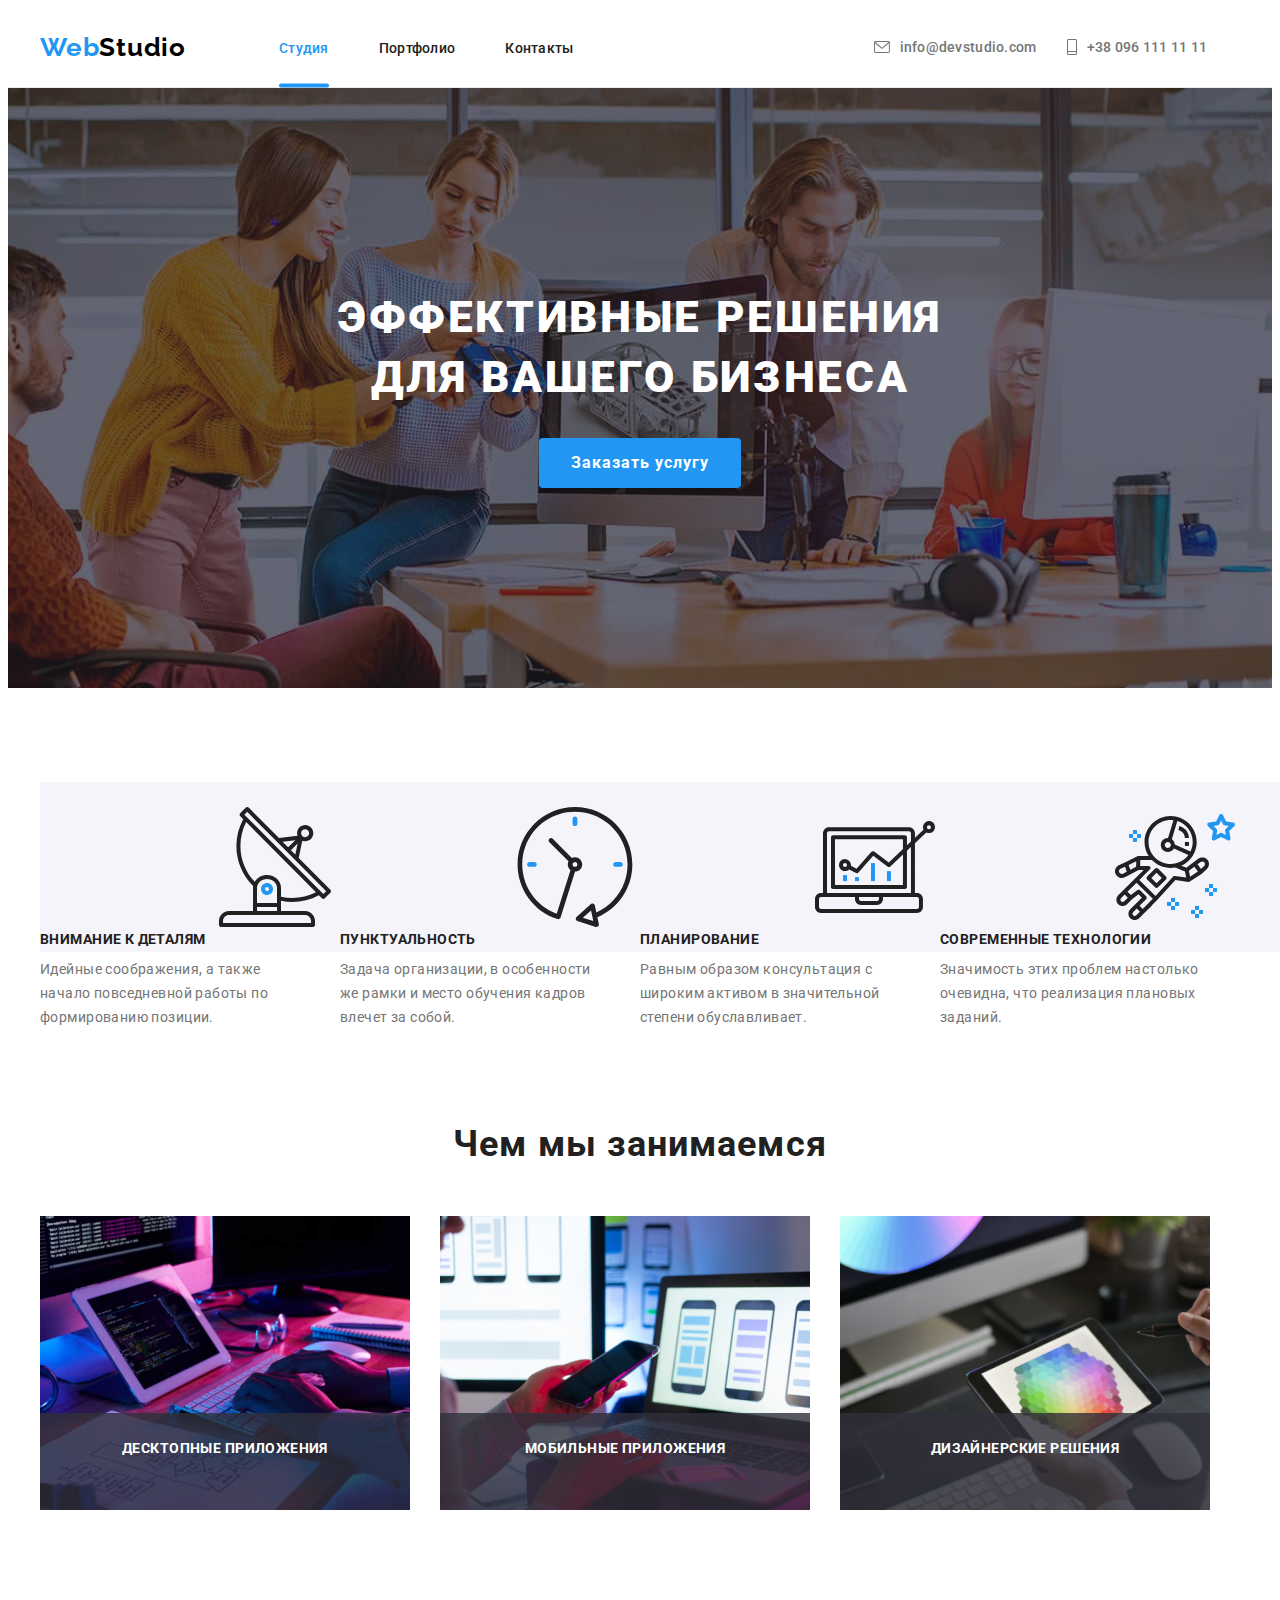
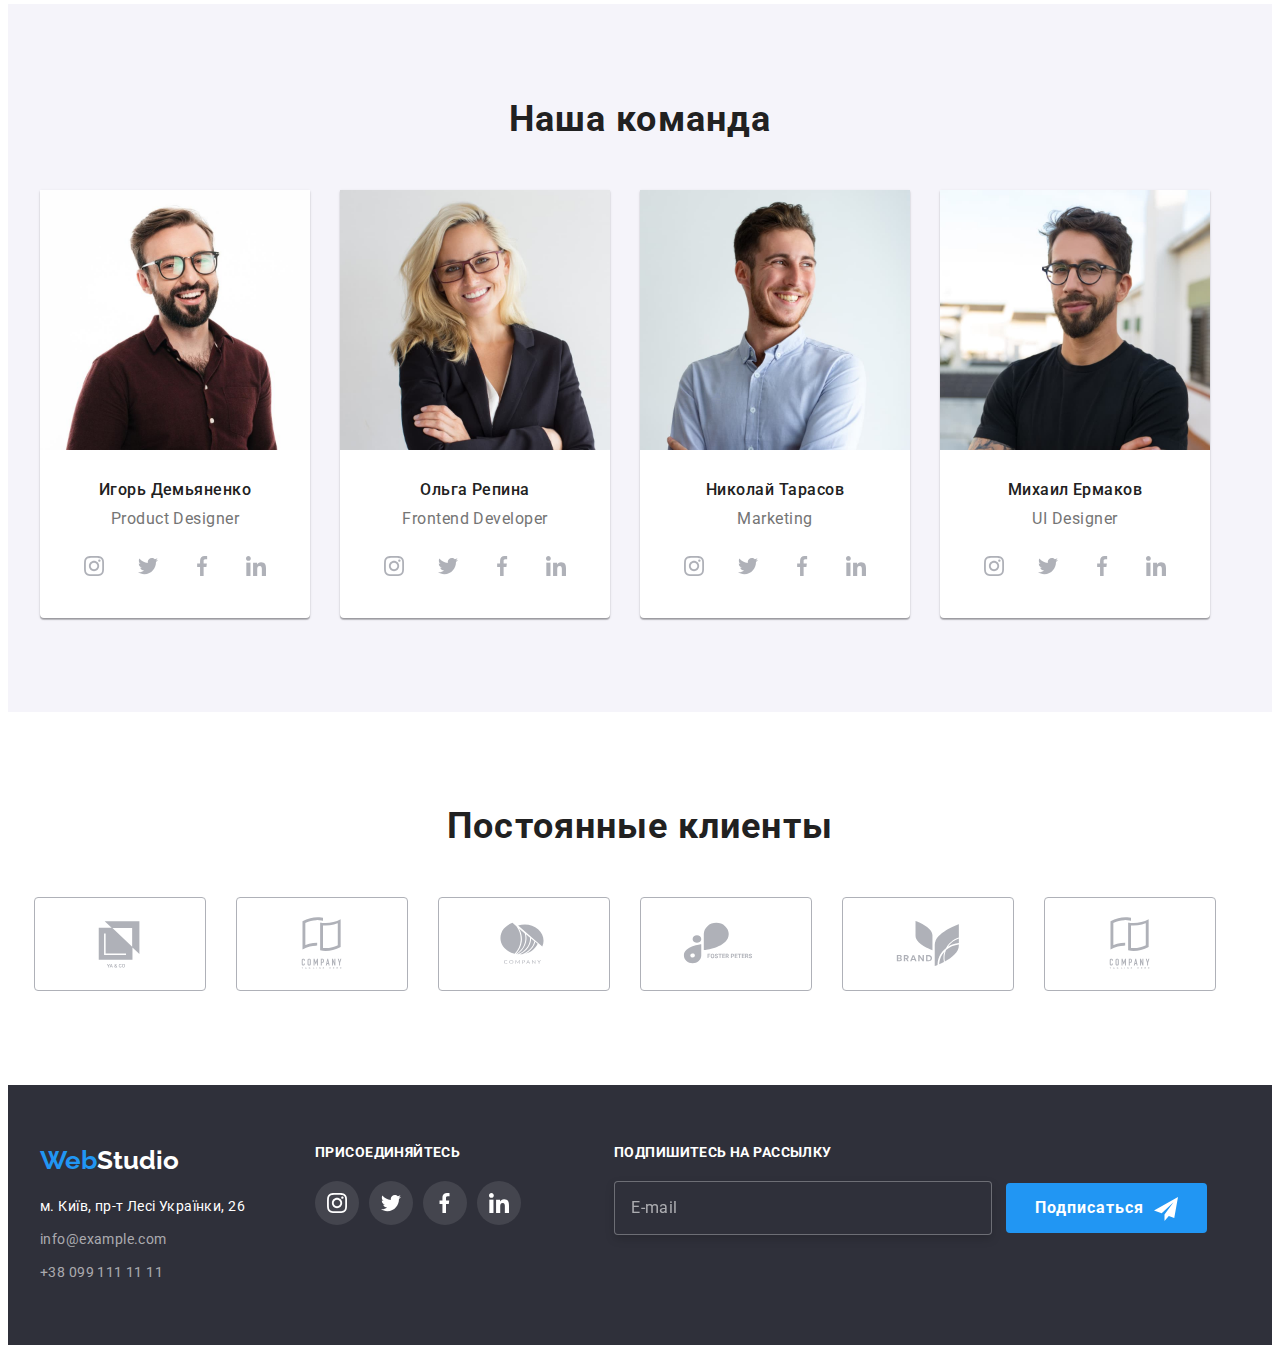
<file: index.html>
<!DOCTYPE html>
<html lang="ru">
  <head>
    <meta charset="UTF-8" />
    <meta http-equiv="X-UA-Compatible" content="IE=edge" />
    <meta name="viewport" content="width=device-width, initial-scale=1.0" />
    <link
      href="https://fonts.googleapis.com/css2?family=Raleway:wght@700&family=Roboto:wght@400;500;700;900&display=swap"
      rel="stylesheet"
    />
    <link
      rel="stylesheet"
      href="https://cdnjs.cloudflare.com/ajax/libs/modern-normalize/1.1.0/modern-normalize.min.css"
      integrity="sha512-wpPYUAdjBVSE4KJnH1VR1HeZfpl1ub8YT/NKx4PuQ5NmX2tKuGu6U/JRp5y+Y8XG2tV+wKQpNHVUX03MfMFn9Q=="
      crossorigin="anonymous"
      referrerpolicy="no-referrer"
    />
    <link rel="stylesheet" href="./сss/styles.css" />
    <title>Studio</title>
  </head>
  <body>
    <div class="backdrop is-hidden"data-modal>
      <div class="modal" >
        <button data-modal-close class="modal-b" type="button"><svg width="11" height="11"><use href="./imges/symbol-defs.svg#icon-Vector"></use>
        </svg></button>
        <h2 class="form-title">Оставьте свои данные, мы вам перезвоним</h2>
        <form class="form-contact">
          <div class="form-block">
  <label class="form-label" for="name" >
    Имя</label>
  <input class="form-input" type="text" name="name" id="name" autofocus placeholder="" />
  <svg class="form-icon-person" width="12" height="12"><use href="./imges/symbol-defs.svg#icon-person-black"></use></svg>
 </div>
 <div class="form-block" >
<label class="form-label" for="tel" >Телефон </label>
<input class="form-input" type="tel" name="tel" id="tel" placeholder="" />
<svg class="form-icon-phone" width="13" height="13"><use href="./imges/symbol-defs.svg#icon-phone-black"></use></svg>

</div>
<div class="form-block">
<label class="form-label" for="mail" >Почта</label>
 <input class="form-input" type="email" name="mail" id="mail" placeholder="" />
 <svg class="form-icon-post" width="15" height="12"><use href="./imges/symbol-defs.svg#icon-post-black"></use></svg>
 </div>
 <div class="form-block comment">
  <label class="form-label" for="comment" >
    Комментарий</label>
    <textarea class="form-textarea" name="comment" rows="8" placeholder="Введите текст" id="comment"></textarea>
</div>
<div class="form-terms">
  <label class="form-terms-text" >
  <input class="checkbox" type="checkbox" name="terms">
  <span class="checkbox-icon"></span>
  Соглашаюсь с рассылкой и принимаю<a href="#" class="form-link"> Условия договора</a></label>
  </div>
<button class="form-button"  type="submit">Отправить</button>   
  </form>
      </div>
    </div>
    <!--header-->
    <header class="head">
      <div class="container header">
        <a href="" class="logo"><span>Web</span>Studio</a>
        <nav>
          <ul class="site-nav">
            <li class="item"><a class="link current" href="">Студия</a></li>
            <li class="item"><a class="link" href="./portfolio.html">Портфолио</a></li>
            <li class="item"><a class="link" href="">Контакты</a></li>
          </ul>
        </nav>
        <ul class="adress-header">
          <li class="item">
            <a class="adress-link" href="meilto:info@devstudio.com">
              <svg class="icon" width="16" height="12">
                <use href="./imges/symbol-defs.svg#icon-post"></use>
              </svg>
              info@devstudio.com</a
            >
          </li>

          <li class="item">
            <a class="adress-link" href="tel:+380961111111"
              ><svg class="icon" width="10" height="16">
                <use href="./imges/symbol-defs.svg#icon-phone"></use></svg
              >+38 096 111 11 11</a
            >
          </li>
        </ul>
      </div>
    </header>
    <!--unique main-->
    <main>
      <!--hero-->
      <section class="hero">
        <div class="container">
          <h1 class="hero-title">Эффективные решения<br />для вашего бизнеса</h1>
          <button data-modal-open class="button" type="button" >Заказать услугу</button>
        </div>
      </section>
      <!--skill description-->
      <section class="skill-description">
        <div class="container">
          <h2 class="visually-hidden">Особенности</h2>
          <ul class="peculiarities">
            <li class="item"><div class="icon-block">
              <svg class="peculiarities-icon" width="70" height="70">
                <use href="./imges/symbol-defs.svg#icon-antenna"></use>
              </svg></div>
              <h3 class="peculiarities-list">Внимание к деталям</h3>
              <p class="peculiarities-text">
                Идейные соображения, а также начало повседневной работы по формированию позиции.
              </p>
            </li>
            <li class="item"><div class="icon-block">
              <svg class="peculiarities-icon" width="70" height="70">
                <use href="./imges/symbol-defs.svg#icon-clock"></use>
              </svg> </div>
              <h3 class="peculiarities-list">Пунктуальность</h3>
              <p class="peculiarities-text">
                Задача организации, в особенности же рамки и место обучения кадров влечет за собой.
              </p>
            </li>
            <li class="item"><div class="icon-block">
              <svg class="peculiarities-icon" width="70" height="70">
                <use href="./imges/symbol-defs.svg#icon-diagram"></use>
              </svg></div>
              <h3 class="peculiarities-list">Планирование</h3>
              <p class="peculiarities-text">
                Равным образом консультация с широким активом в значительной степени обуславливает.
              </p>
            </li>
            <li class="item"><div class="icon-block">
              <svg class="peculiarities-icon" width="70" height="70">
                <use href="./imges/symbol-defs.svg#icon-astronaut"></use>
              </svg></div>
              <h3 class="peculiarities-list">Современные технологии</h3>
              <p class="peculiarities-text">
                Значимость этих проблем настолько очевидна, что реализация плановых заданий.
              </p>
            </li>
          </ul>
        </div>
      </section>
      <!--work tips-->
      <section class="work-tips">
        <div class="container">
          <h2 class="work-list">Чем мы занимаемся</h2>
          <ul class="work">
            <li class="img"><img src="./imges/image1.jpg" alt="пишем-сайты " width="370" />
            <div class="img-box">
              <p class="img-text">Десктопные приложения</p>
            </div></li>
            <li class="img">
              <img src="./imges/image2.jpg" alt="подстраиваем сайты для телефонов" width="370" />
              <div class="img-box">
                <p class="img-text">Мобильные приложения</p>
              </div>
            </li>
            <li class="img"><img src="./imges/image3.jpg" alt="работа с apple" width="370" />
            <div class="img-box">
              <p class="img-text">Дизайнерские решения</p>
            </div>
          </li>
          </ul>
        </div>
      </section>
      <!--team-->
      <section class="teams">
        <div class="container">
          <h2 class="team-list">Наша команда</h2>
          <ul class="team">
            <li class="item">
              <img src="./imges/image11.jpg" alt="Игорь Демьяненко" width="270" />
              <div class="name-p">
                <h3 class="team-name">Игорь Демьяненко</h3>
                <p class="proffession">Product Designer</p>
                <ul class="teams-ul">
                  <li class="teams-item">
                    <a class="teams-link" href=""
                      ><svg class="teams-icon" width="20" height="20">
                        <use href="./imges/symbol-defs.svg#icon-instagram"></use></svg
                    ></a>
                  </li>
                  <li class="teams-item">
                    <a class="teams-link" href="#"
                      ><svg class="teams-icon" width="20" height="20">
                        <use href="./imges/symbol-defs.svg#icon-twitter"></use></svg
                    ></a>
                  </li>
                  <li class="teams-item">
                    <a class="teams-link" href="#"
                      ><svg class="teams-icon" width="20" height="20">
                        <use href="./imges/symbol-defs.svg#icon-facebook"></use></svg
                    ></a>
                  </li>
                  <li class="teams-item">
                    <a class="teams-link" href="#"
                      ><svg class="teams-icon" width="20" height="20">
                        <use href="./imges/symbol-defs.svg#icon-linkedin"></use></svg
                    ></a>
                  </li>
                </ul>
              </div>
            </li>
            <li class="item">
              <img src="./imges/image22.jpg" alt="Ольга Репина" width="270" />
              <div class="name-p">
                <h3 class="team-name">Ольга Репина</h3>
                <p class="proffession">Frontend Developer</p>
                <ul class="teams-ul">
                  <li class="teams-item">
                    <a class="teams-link" href="#"
                      ><svg class="teams-icon" width="20" height="20">
                        <use href="./imges/symbol-defs.svg#icon-instagram"></use></svg
                    ></a>
                  </li>
                  <li class="teams-item">
                    <a class="teams-link" href="#"
                      ><svg class="teams-icon" width="20" height="20">
                        <use href="./imges/symbol-defs.svg#icon-twitter"></use></svg
                    ></a>
                  </li>
                  <li class="teams-item">
                    <a class="teams-link" href="#"
                      ><svg class="teams-icon" width="20" height="20">
                        <use href="./imges/symbol-defs.svg#icon-facebook"></use></svg
                    ></a>
                  </li>
                  <li class="teams-item">
                    <a class="teams-link" href="#"
                      ><svg class="teams-icon" width="20" height="20">
                        <use href="./imges/symbol-defs.svg#icon-linkedin"></use></svg
                    ></a>
                  </li>
                </ul>
              </div>
            </li>
            <li class="item">
              <img src="./imges/image33.jpg" alt="Николай Тарасов" width="270" />
              <div class="name-p">
                <h3 class="team-name">Николай Тарасов</h3>
                <p class="proffession">Marketing</p>
                <ul class="teams-ul">
                  <li class="teams-item">
                    <a class="teams-link" href="#"
                      ><svg class="teams-icon" width="20" height="20">
                        <use href="./imges/symbol-defs.svg#icon-instagram"></use></svg
                    ></a>
                  </li>
                  <li class="teams-item">
                    <a class="teams-link" href="#"
                      ><svg class="teams-icon" width="20" height="20">
                        <use href="./imges/symbol-defs.svg#icon-twitter"></use></svg
                    ></a>
                  </li>
                  <li class="teams-item">
                    <a class="teams-link" href="#"
                      ><svg class="teams-icon" width="20" height="20">
                        <use href="./imges/symbol-defs.svg#icon-facebook"></use></svg
                    ></a>
                  </li>
                  <li class="teams-item">
                    <a class="teams-link" href="#"
                      ><svg class="teams-icon" width="20" height="20">
                        <use href="./imges/symbol-defs.svg#icon-linkedin"></use></svg
                    ></a>
                  </li>
                </ul>
              </div>
            </li>
            <li class="item">
              <img src="./imges/image44.jpg" alt="Михаил Ермаков" width="270" />
              <div class="name-p">
                <h3 class="team-name">Михаил Ермаков</h3>
                <p class="proffession">UI Designer</p>
                <ul class="teams-ul">
                  <li class="teams-item">
                    <a class="teams-link" href="#"
                      ><svg class="teams-icon" width="20" height="20">
                        <use href="./imges/symbol-defs.svg#icon-instagram"></use></svg
                    ></a>
                  </li>
                  <li class="teams-item">
                    <a class="teams-link" href="#"
                      ><svg class="teams-icon" width="20" height="20">
                        <use href="./imges/symbol-defs.svg#icon-twitter"></use></svg
                    ></a>
                  </li>
                  <li class="teams-item">
                    <a class="teams-link" href="#"
                      ><svg class="teams-icon" width="20" height="20">
                        <use href="./imges/symbol-defs.svg#icon-facebook"></use></svg
                    ></a>
                  </li>
                  <li class="teams-item">
                    <a class="teams-link" href="#"
                      ><svg class="teams-icon" width="20" height="20">
                        <use href="./imges/symbol-defs.svg#icon-linkedin"></use></svg
                    ></a>
                  </li>
                </ul>
              </div>
            </li>
          </ul>
        </div>
      </section>
  
    <!------------------------ regular customers -------------------------->
    <section class="customers">
      <div class="container">
        <h2 class="customers-title">Постоянные клиенты</h2>
        <ul class="customers-item">
          <li class="customers-list">
            <a class="customers-link" href="#"
              ><svg class="customers-icon" width="106" height="60">
                <use href="./imges/symbol-defs.svg#icon-group-yaco"></use></svg
            ></a>
          </li>
          <li class="customers-list">
            <a class="customers-link" href="#"
              ><svg class="customers-icon" width="106" height="60">
                <use href="./imges/symbol-defs.svg#icon-group-tageline"></use></svg
            ></a>
          </li>
          <li class="customers-list">
            <a class="customers-link" href="#"
              ><svg class="customers-icon" width="106" height="60">
                <use href="./imges/symbol-defs.svg#icon-Logo-campany"></use></svg
            ></a>
          </li>
          <li class="customers-list">
            <a class="customers-link" href="#"
              ><svg class="customers-icon" width="106" height="60">
                <use href="./imges/symbol-defs.svg#icon--Logofoster-peters"></use></svg
            ></a>
          </li>
          <li class="customers-list">
            <a class="customers-link" href="#"
              ><svg class="customers-icon" width="106" height="60">
                <use href="./imges/symbol-defs.svg#icon-Logo-brend"></use></svg
            ></a>
          </li>
          <li class="customers-list">
            <a class="customers-link" href="#"
              ><svg class="customers-icon" width="106" height="60">
                <use href="./imges/symbol-defs.svg#icon-group-tageline"></use></svg
            ></a>
          </li>
        </ul>
      </div>
    </section>
   </main>

    <!-----------------footer------------------------->
    <footer class="footer" >
    
      <div class="container social-right">
       
       <div class="right">
        <a class="logo-footer" href="./index.html">Web<span class="logo-width">Studio</span></a>
          <address>
            <ul class="adress">
              <li class="item">
                <a
                  class="maps"
                  href="https://goo.gl/maps/7KF9bq7pgSn1SmcG7"
                  target="_blank"
                  rel="noopener noreferrer"
                  >м. Київ, пр-т Лесі Українки, 26</a
                >
              </li>
              <li class="item">
                <a class="mail" href="mailto:info@example.com">info@example.com</a>
              </li>
              <li class="item"><a class="tel" href="tel:+380991111111">+38 099 111 11 11</a></li>
            </ul>
          </address>
       </div>
       <div class="social">
          <h2 class="social-title">присоединяйтесь</h2>
          <ul class="social-item">
            <li class="social-list">
              <a class="social-link" href="#"
                ><svg class="social-icon" width="20" height="20"><use href="./imges/symbol-defs.svg#icon-instagram"></use>></use></svg
              ></a>
            </li>
            <li class="social-list">
              <a class="social-link" href="#"
                ><svg class="social-icon" width="20" height="20"><use href="./imges/symbol-defs.svg#icon-twitter-footer"></use>></use></svg
              ></a>
            </li>
            <li class="social-list">
              <a class="social-link" href="#"
                ><svg class="social-icon" width="20" height="20"><use href="./imges/symbol-defs.svg#icon-facebook-footer"></use>></use></svg
              ></a>
            </li>
            <li class="social-list">
              <a class="social-link" href="#"
                ><svg class="social-icon" width="20" height="20"><use href="./imges/symbol-defs.svg#icon-linkedin-footer"></use>></use></svg
              ></a>
            </li>
          </ul>
        </div>
        <div class="form-mail">
          <h2 class="form-mail-list">Подпишитесь на рассылку</h2>
        <form action="email">
 
 <input class="form-mail-input" type="email" name="mail"  placeholder="E-mail"/>
 <button class="form-mail-b"  type="submit">Подписаться<svg class="form-email-icon" width="24" height="24"><use href="./imges/symbol-defs.svg#icon-send"></use></svg>
 </button>   
        </form>

        </div>
      </div>
    
    </footer>
  <script src="./js/modal.js"></script>
  </body>
</html>
</file>
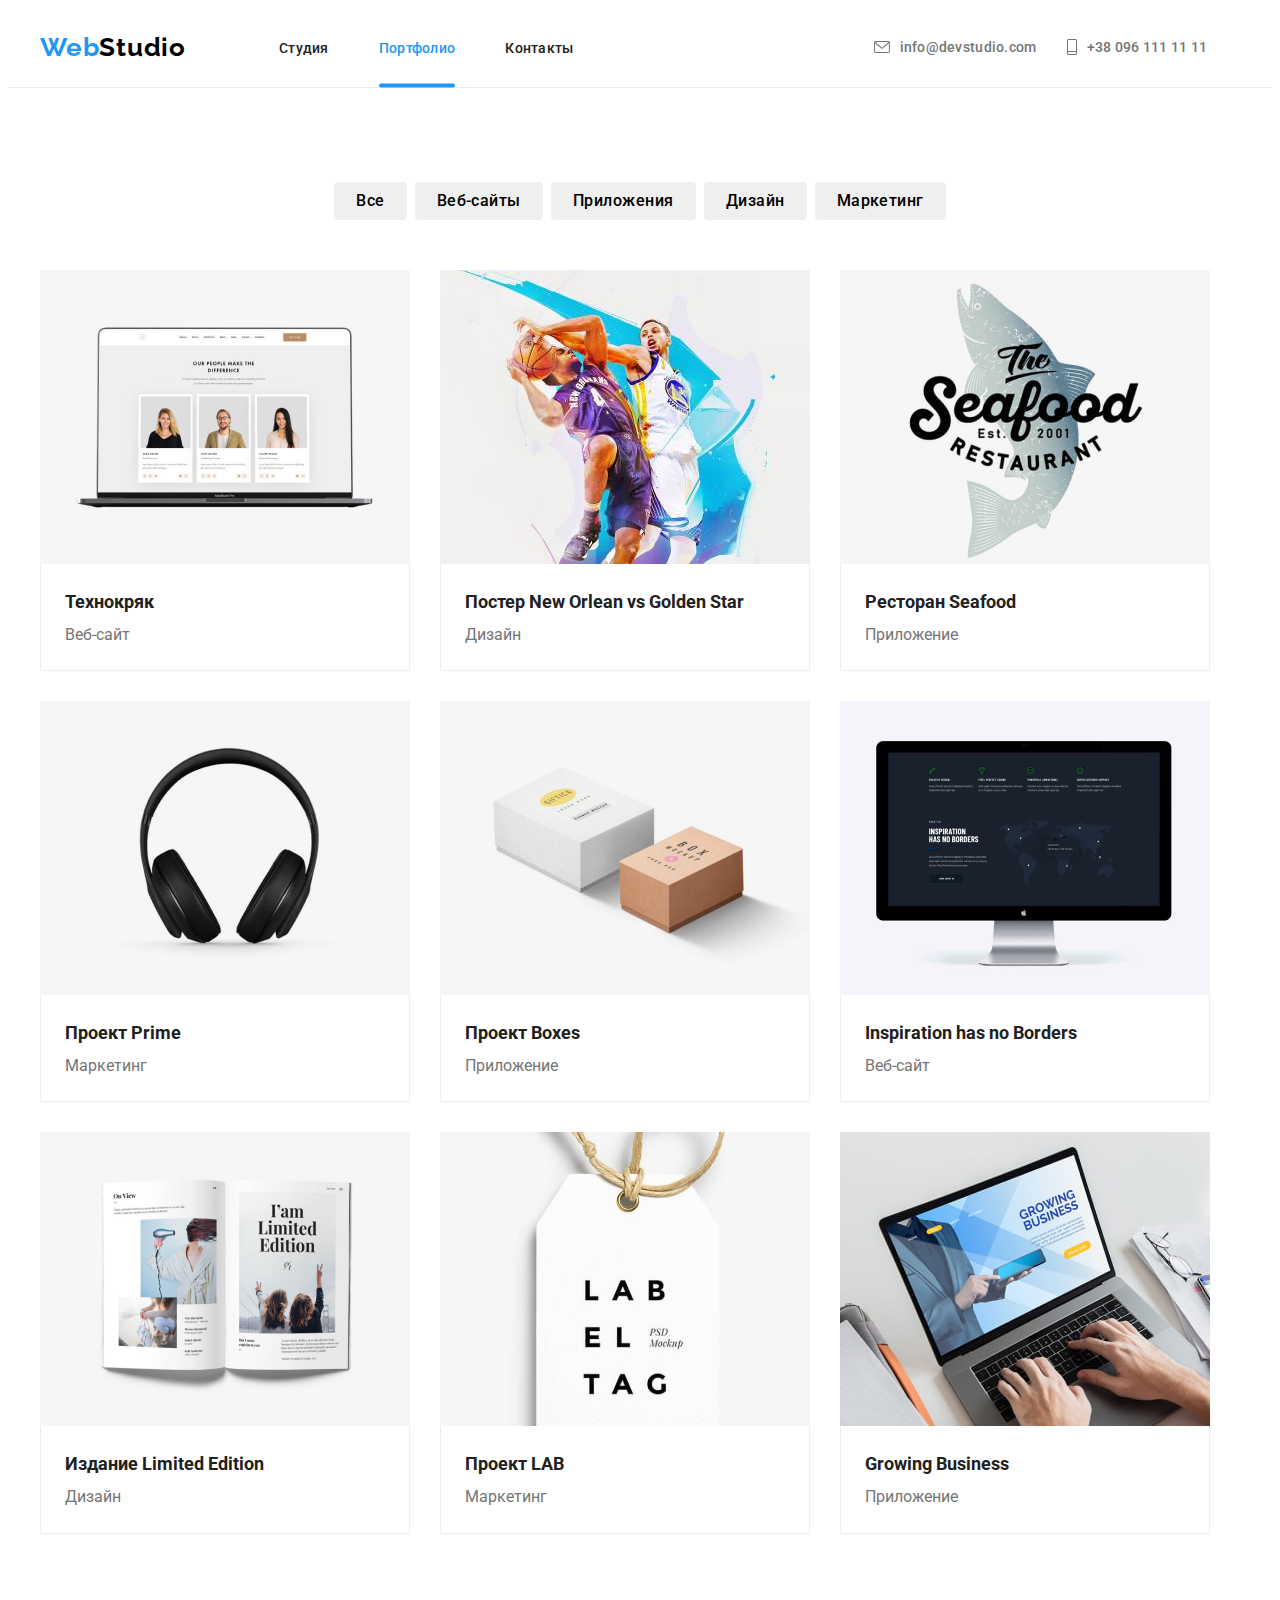
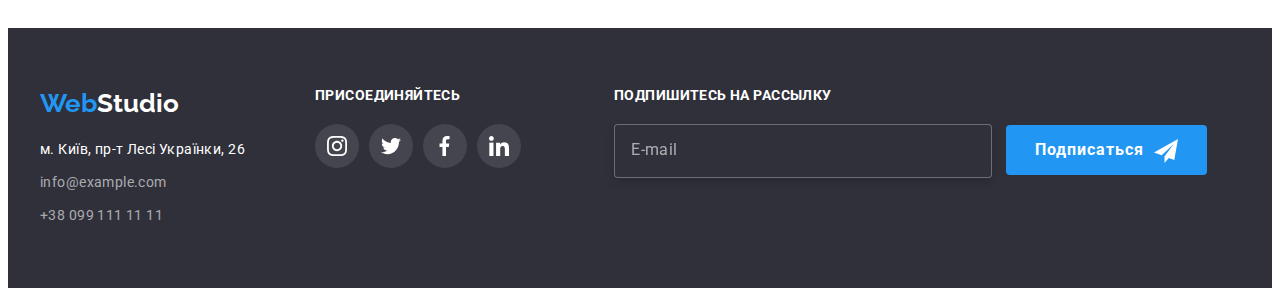
<file: portfolio.html>
<!DOCTYPE html>
<html lang="ru">
  <head>
    <meta charset="UTF-8" />
    <meta http-equiv="X-UA-Compatible" content="IE=edge" />
    <meta name="viewport" content="width=device-width, initial-scale=1.0" />
    <link
      href="https://fonts.googleapis.com/css2?family=Raleway:wght@700&family=Roboto:wght@400;500;700;900&display=swap"
      rel="stylesheet"
    />
    <link
      rel="stylesheet"
      href="https://cdnjs.cloudflare.com/ajax/libs/modern-normalize/1.1.0/modern-normalize.min.css"
      integrity="sha512-wpPYUAdjBVSE4KJnH1VR1HeZfpl1ub8YT/NKx4PuQ5NmX2tKuGu6U/JRp5y+Y8XG2tV+wKQpNHVUX03MfMFn9Q=="
      crossorigin="anonymous"
      referrerpolicy="no-referrer"
    />
    <link rel="stylesheet" href="./сss/styles.css" />
    <title>Portfolio</title>
  </head>
  <body>
    <!--header-->
    <header class="head">
      <div class="container header">
        <a href="./index.html" class="logo"><span>Web</span>Studio</a>
        <nav>
          <ul class="site-nav">
            <li class="item"><a class="link" href="./index.html">Студия</a></li>
            <li class="item"><a class="link current" href="./portfolio.html">Портфолио</a></li>
            <li class="item"><a class="link" href="">Контакты</a></li>
          </ul>
        </nav>
        <ul class="adress-header">
          <li class="item">
            <a class="adress-link" href="meilto:info@devstudio.com">
              <svg class="icon" width="16" height="12">
                <use href="./imges/symbol-defs.svg#icon-post"></use>
              </svg>
              info@devstudio.com</a
            >
          </li>

          <li class="item">
            <a class="adress-link" href="tel:+380961111111"
              ><svg class="icon" width="10" height="16">
                <use href="./imges/symbol-defs.svg#icon-phone"></use></svg
              >+38 096 111 11 11</a
            >
          </li>
        </ul>
      </div>
    </header>
    <!-- unique  -->
    <main>
      <section class="section-ng">
        <div class="container">
          <h1 class="visually-hidden">Портфолио</h1>
          <!-- navigation -->
          <ul class="but">
            <li class="item"><button class="list" type="button">Все</button></li>
            <li class="item"><button class="list" type="button">Веб-сайты</button></li>
            <li class="item"><button class="list" type="button">Приложения</button></li>
            <li class="item"><button class="list" type="button">Дизайн</button></li>
            <li class="item"><button class="list" type="button">Маркетинг</button></li>
          </ul>
          <!-- gallery -->
          <ul class="gallery">
            <li class="list">
              <a href="#" >
              <div class="link"><img src="./imges/imgp1.jpg" alt="проект-1" width="370" />
              <p class="link-text">Ресурс предлагает комплексные предложения с 
                разным уровнем функционала и сервисов. 
                Все это позволит посетителю получить 
                исчерпывающие сведения о компании или 
                частном лице.</p></div>
              <div class="border">
                <h2 class="title">Технокряк</h2>
                <p class="text">Веб-сайт</p>
              </div>
            </a>
            </li>
            <li class="list">
              <a href="#" ><div class="link"><img src="./imges/imgp2.jpg" alt="проект-2" width="370" /><p class="link-text">Ресурс предлагает комплексные предложения с 
                разным уровнем функционала и сервисов. 
                Все это позволит посетителю получить 
                исчерпывающие сведения о компании или 
                частном лице.</p></div>
              <div class="border">
                <h2 class="title">Постер New Orlean vs Golden Star</h2>
                <p class="text">Дизайн</p>
              </div>
              </a>
            </li>
            <li class="list">
              <a href="#" ><div class="link"><img src="./imges/imgp3.jpg" alt="проект-3" width="370" /><p class="link-text">Ресурс предлагает комплексные предложения с 
                разным уровнем функционала и сервисов. 
                Все это позволит посетителю получить 
                исчерпывающие сведения о компании или 
                частном лице.</p></div>
              <div class="border">
                <h2 class="title">Ресторан Seafood</h2>
                <p class="text">Приложение</p>
              </div>
              </a>
            </li>
            <li class="list">
             <a href="#" ><div class="link"><img src="./imges/imgp4.jpg" alt="проект-4" width="370" /><p class="link-text">Ресурс предлагает комплексные предложения с 
                разным уровнем функционала и сервисов. 
                Все это позволит посетителю получить 
                исчерпывающие сведения о компании или 
                частном лице.</p></div>
              <div class="border">
                <h2 class="title">Проект Prime</h2>
                <p class="text">Маркетинг</p>
              </div>
             </a>
            </li>
            <li class="list">
              <a href="#" ><div class="link"><img src="./imges/imgp5.jpg" alt="проект-5" width="370" /><p class="link-text">Ресурс предлагает комплексные предложения с 
                разным уровнем функционала и сервисов. 
                Все это позволит посетителю получить 
                исчерпывающие сведения о компании или 
                частном лице.</p></div>
              <div class="border">
                <h2 class="title">Проект Boxes</h2>
                <p class="text">Приложение</p>
              </div>
            </a>
            </li>
            <li class="list">
              <a href="#" ><div class="link"><img src="./imges/imgp6.jpg" alt="проект-6" width="370" /><p class="link-text">Ресурс предлагает комплексные предложения с 
                разным уровнем функционала и сервисов. 
                Все это позволит посетителю получить 
                исчерпывающие сведения о компании или 
                частном лице.</p></div>
              <div class="border">
                <h2 class="title">Inspiration has no Borders</h2>
                <p class="text">Веб-сайт</p>
              </div>
             </a>
            </li>
            <li class="list">
              <a href="#" >
                <div class="link"><img src="./imges/imgp7.jpg" alt="проект-7" width="370" /><p class="link-text">Ресурс предлагает комплексные предложения с 
                разным уровнем функционала и сервисов. 
                Все это позволит посетителю получить 
                исчерпывающие сведения о компании или 
                частном лице.</p></div>
              <div class="border">
                <h2 class="title">Издание Limited Edition</h2>
                <p class="text">Дизайн</p>
              </div>
            </a>
            </li>
            <li class="list">
              
              <a href="#" ><div class="link"><img src="./imges/imgp8.jpg" alt="проект-8" width="370" /><p class="link-text">Ресурс предлагает комплексные предложения с 
                разным уровнем функционала и сервисов. 
                Все это позволит посетителю получить 
                исчерпывающие сведения о компании или 
                частном лице.</p>
            </div>
              <div class="border">
                <h2 class="title">Проект LAB</h2>
                <p class="text">Маркетинг</p>
              </div>
            </a>
            </li>
            <li class="list">
              <a href="#" ><div class="link"><img src="./imges/imgp9.jpg" alt="проект-9" width="370" /><p class="link-text">Ресурс предлагает комплексные предложения с 
                разным уровнем функционала и сервисов. 
                Все это позволит посетителю получить 
                исчерпывающие сведения о компании или 
                частном лице.</p></div>
              <div class="border">
                <h2 class="title">Growing Business</h2>
                <p class="text">Приложение</p>
              </div>
            </a>
            </li>
          </ul>
        </div>
      </section>
    </main>
    <!--footer-->
    <footer class="footer" >
    
      <div class="container social-right">
       
       <div class="right">
        <a class="logo-footer" href="./index.html">Web<span class="logo-width">Studio</span></a>
          <address>
            <ul class="adress">
              <li class="item">
                <a
                  class="maps"
                  href="https://goo.gl/maps/7KF9bq7pgSn1SmcG7"
                  target="_blank"
                  rel="noopener noreferrer"
                  >м. Київ, пр-т Лесі Українки, 26</a
                >
              </li>
              <li class="item">
                <a class="mail" href="mailto:info@example.com">info@example.com</a>
              </li>
              <li class="item"><a class="tel" href="tel:+380991111111">+38 099 111 11 11</a></li>
            </ul>
          </address>
       </div>
       <div class="social">
          <h2 class="social-title">присоединяйтесь</h2>
          <ul class="social-item">
            <li class="social-list">
              <a class="social-link" href="#"
                ><svg class="social-icon" width="20" height="20"><use href="./imges/symbol-defs.svg#icon-instagram"></use>></use></svg
              ></a>
            </li>
            <li class="social-list">
              <a class="social-link" href="#"
                ><svg class="social-icon" width="20" height="20"><use href="./imges/symbol-defs.svg#icon-twitter-footer"></use>></use></svg
              ></a>
            </li>
            <li class="social-list">
              <a class="social-link" href="#"
                ><svg class="social-icon" width="20" height="20"><use href="./imges/symbol-defs.svg#icon-facebook-footer"></use>></use></svg
              ></a>
            </li>
            <li class="social-list">
              <a class="social-link" href="#"
                ><svg class="social-icon" width="20" height="20"><use href="./imges/symbol-defs.svg#icon-linkedin-footer"></use>></use></svg
              ></a>
            </li>
          </ul>
        </div>
         <div class="form-mail">
          <h2 class="form-mail-list">Подпишитесь на рассылку</h2>
        <form action="email">
 
 <input class="form-mail-input" type="email" name="mail"  placeholder="E-mail"/>
 <button class="form-mail-b"  type="submit">Подписаться<svg class="form-email-icon" width="24" height="24"><use href="./imges/symbol-defs.svg#icon-send"></use></svg>
 </button>   
        </form>

        </div>
      </div>
    
    </footer>
  </body>
</html>
</file>
<file: сss/styles.css>
:root {
  --primary-text-color: #757575;
  --title-text-color: #000000;
  --acsent-color: #2196f3;
  --link-color: #212121;
  --ptimari-bg-color: #ffffff;
  --border-color: #ececec;
  --timing-function: cubic-bezier(0.4, 0, 0.2, 1);
}

body {
  font-family: 'Roboto', sans-serif;
  background: var(--ptimari-bg-color);
}
img {
  margin: 0;
}
ul {
  margin: 0;
  padding: 0;
  list-style: none;
}
h1,
h2,
h3,
h4,
h5,
h6 {
  margin: 0;
  padding: 0;
}
p {
  margin: 0;
  padding: 0;
}
.backdrop {
  position: fixed;
  width: 100%;
  height: 100%;
  background-color: rgba(0, 0, 0, 0.2);
  opacity: 1;
  z-index: 1;
  transition: opacity 250ms var(--timing-function), visibility 250ms var(--timing-function);
}
.backdrop.is-hidden {
  opacity: 0;
  pointer-events: none;
  visibility: hidden;
}
.backdrop.is-hidden .modal {
  transform: translate(-50%, -50%) scale(0.9);
}
.modal {
  position: absolute;
  top: 50%;
  left: 50%;
  transform: translate(-50%, -50%) scale(1);
  transition: transform 250ms var(--timing-function);
  width: 528px;
  height: 581px;
  background-color: #ffffff;
  border-radius: 4px;
  box-shadow: 0px 1px 3px rgba(0, 0, 0, 0.12), 0px 1px 1px rgba(0, 0, 0, 0.14),
    0px 2px 1px rgba(0, 0, 0, 0.2);
}

.modal-b {
  cursor: pointer;
  position: absolute;
  right: 10px;
  top: 10px;
  width: 30px;
  height: 30px;
  border: #cfcfcf;
  border-radius: 50%;
  background: #ffffff;
  border: 1px solid rgba(0, 0, 0, 0.1);
  transition: 250ms var(--timing-function);
}
.modal-b:hover {
  fill: #2196f3;
  box-shadow: 0px 1px 3px rgba(0, 0, 0, 0.12), 0px 1px 1px rgba(0, 0, 0, 0.14),
    0px 2px 1px rgba(0, 0, 0, 0.2);
}
.form-icon-person {
  position: absolute;
  width: 18px;
  height: 18px;
  left: 12px;
  top: 50%;
  margin: 0;
  padding: 0;
  fill: #212121;
}
.form-icon-phone {
  position: absolute;
  width: 18px;
  height: 18px;
  left: 12px;
  top: 50%;
  margin: 0;
  padding: 0;
  fill: #212121;
}
.form-icon-post {
  position: absolute;
  width: 18px;
  height: 18px;
  left: 12px;
  top: 50%;
  margin: 0;
  padding: 0;
}

.form-title {
  font-family: 'Roboto';
  font-style: normal;
  font-weight: 700;
  font-size: 20px;
  line-height: 1.15;
  text-align: center;
  margin-top: 2px;
  margin-top: 40px;
  margin-bottom: 12px;
  letter-spacing: 0.03em;
  color: #212121;
}
.form-contact {
  width: 448px;
  height: 342px;
  margin: auto;
  transition: 250ms var(--timing-function);
}
.form-block {
  position: relative;
  display: flex;
  flex-direction: column;
  margin-bottom: 10px;
  transition: 250ms var(--timing-function);
}
.form-input {
  height: 40px;
  border: 1px solid rgba(33, 33, 33, 0.2);
  border-radius: 4px;
  padding: 10px 42px;
  outline: #2196f3;
  transition: 250ms var(--timing-function);
}
/* .form-input:hover {
  cursor: pointer;
} */
.form-input:focus {
  border-color: #2196f3;
}

.form-input:focus ~ .form-icon-person {
  fill: #2196f3;
}
.form-input:focus ~ .form-icon-phone {
  fill: #2196f3;
}
.form-input:focus ~ .form-icon-post {
  fill: #2196f3;
}
.checkbox {
  appearance: none;
}
.checkbox-icon {
  display: inline-block;
  width: 16px;
  height: 15px;
  border: 1px solid #212121;
  border-radius: 2px;
}
.checkbox:checked + .checkbox-icon {
  border-color: transparent;
  background-color: #2196f3;
  background-image: url(../imges/icon-chekbox.svg);
  background-size: cover;
  background-origin: border-box;
  background-repeat: no-repeat;
}
.form-label {
  font-family: 'Roboto';
  font-style: normal;
  font-weight: 400;
  font-size: 12px;
  line-height: 14px;
  letter-spacing: 0.01em;
  margin-bottom: 4px;
  color: #757575;
}
.form-textarea {
  padding: 12px 16px;
  width: 448px;
  height: 120px;
  margin-bottom: 20px;
  border: 1px solid rgba(33, 33, 33, 0.2);
  border-radius: 4px;
  resize: none;
  outline: #2196f3;
  transition: 250ms var(--timing-function);
}
.form-textarea:focus {
  border-color: #2196f3;
}
.form-textarea::placeholder {
  font-family: 'Roboto';
  font-style: normal;
  font-weight: 400;
  font-size: 14px;
  line-height: 16px;
  letter-spacing: 0.01em;
  color: rgba(117, 117, 117, 0.5);
}
.form-terms {
  display: flex;
  vertical-align: middle;
  align-items: center;
  gap: 7px;
  margin-bottom: 30px;
}
.form-terms-text {
  display: inline-flex;
  align-items: center;
  gap: 8px;
  font-family: 'Roboto';
  font-style: normal;
  font-weight: 400;
  font-size: 14px;
  line-height: 1.71;
  letter-spacing: 0.03em;
  color: #757575;
}
.form-link {
  font-family: 'Roboto';
  font-style: normal;
  font-weight: 400;
  font-size: 14px;
  line-height: 1.71px;
  letter-spacing: 0.03em;
  color: #2196f3;
}

.form-button {
  display: block;
  margin-left: auto;
  margin-right: auto;
  padding: 10px 55px;
  font-family: inherit;
  font-weight: 700;
  font-size: 16px;
  line-height: 1.88;
  cursor: pointer;
  letter-spacing: 0.06em;
  background-color: #2196f3;
  border: transparent;
  border-radius: 4px;
  color: var(--ptimari-bg-color);
  transition: 250ms var(--timing-function);
}
.form-button:hover {
  box-shadow: 0px 4px 4px rgba(0, 0, 0, 0.15);
}
/* .form-terms .form-label {
  display: flex;
}
.form-terms .form-input {

} */
/* .form-input::placeholder {
  color: #2196f3;
} */

/* size all content */
.container {
  width: 1200px;
  margin: auto;
  padding: 0 15px 0 15px;
}

/* visibility */
.visually-hidden {
  position: absolute;
  width: 1px;
  height: 1px;
  margin: -1px;
  border: 0;
  padding: 0;

  white-space: nowrap;
  clip-path: inset(100%);
  clip: rect(0 0 0 0);
  overflow: hidden;
}

/* header */
.head {
  padding-top: 24px;
  padding-bottom: 24px;
  border-bottom: 1px solid var(--border-color);
}
.container.header {
  display: flex;
  align-items: center;
}
/* logo */
.logo {
  font-family: 'Raleway';
  font-weight: 700;
  margin-left: 0;
  margin-right: 93px;
  font-size: 26px;
  line-height: 1.19;
  letter-spacing: 0.03em;
  color: var(--title-text-color);
  text-decoration: none;
}
.logo > span {
  color: #2196f3;
}
/* site nav */
.site-nav {
  display: flex;
  padding-left: 0;
}
.site-nav .item {
  margin-right: 50px;
}
.site-nav .item:last-child {
  margin-right: 300px;
}
.site-nav .link {
  position: relative;
  font-weight: 500;
  font-size: 14px;
  letter-spacing: 0.02em;
  text-decoration: none;
  color: var(--link-color);
  transition: 250ms var(--timing-function);
}
.site-nav .link:hover {
  color: var(--acsent-color);
}

.site-nav .link:focus {
  color: var(--acsent-color);
}
.link.current {
  position: relative;
  color: #2196f3;
  font-weight: 500;
  font-size: 14px;
  letter-spacing: 0.02em;
  text-decoration: none;
  border: #000000;
}
.link.current:after {
  content: '';
  position: absolute;
  bottom: 0;
  display: block;
  width: 100%;
  height: 4px;
  border-radius: 2px;
  background-color: #2196f3;
  transform: translateY(31.5px);
  /* opacity:0; */
  /* transition: opacity 250ms cubic-bezier(0.4, 0, 0.2, 1); */
}
/* .site-nav .link:hover::after {
  opacity: 1;
} */

/* adress-head */
.adress-header {
  display: flex;
  vertical-align: middle;
  padding: 0;
}
.adress-link {
  display: flex;
  align-items: center;
}
.adress-header .icon {
  margin-right: 10px;
  fill: #757575;
  transition: 250ms var(--timing-function);
}
.adress-link:hover .icon {
  fill: #2196f3;
}
.adress-link:focus .icon {
  fill: #2196f3;
}
.adress-header .item {
  margin-right: 30px;
}
.adress-header .item:last-child {
  margin-right: 0;
}
.adress-header .adress-link {
  font-weight: 500;
  font-size: 14px;
  letter-spacing: 0.02em;
  text-decoration: none;
  color: #757575;
  transition: 250ms var(--timing-function);
}
.adress-header .adress-link:hover,
.adress-header .adress-link:focus {
  color: var(--acsent-color);
}

/* hero */
.hero {
  display: block;
  max-width: 1600px;
  margin: 0 auto;
  padding-top: 200px;
  padding-bottom: 200px;
  text-align: center;
  align-items: center;
  background-image: linear-gradient(to right, rgba(47, 48, 58, 0.4), rgba(47, 48, 58, 0.4)),
    url('../imges/hero.jpg');
  background-color: #2f303a;
  background-repeat: no-repeat;
  background-position: center;
}
.hero-title {
  padding-bottom: 30px;
  font-weight: 900;
  font-size: 44px;
  line-height: 1.36;

  letter-spacing: 0.06em;
  text-transform: uppercase;
  color: var(--ptimari-bg-color);
}

.hero .button {
  padding: 10px 32px 10px 32px;
  font-family: inherit;
  font-weight: 700;
  font-size: 16px;
  line-height: 1.88;
  cursor: pointer;
  letter-spacing: 0.06em;
  background-color: #2196f3;
  box-shadow: 0px 4px 4px rgba(0, 0, 0, 0.15);
  border: transparent;
  border-radius: 4px;
  color: var(--ptimari-bg-color);
}
/* peculiarities */
.skill-description {
  padding-top: 94px;
  padding-bottom: 94px;
}
.peculiarities {
  padding: 0;
  display: flex;
}
.icon-block {
  margin-bottom: 30px;
  background-color: #f5f4fa;
  height: 120px;
  width: 270px;
  margin-right: 30px;
}

.peculiarities .item:last-child {
  padding-right: 0;
}
.peculiarities-list {
  width: 270px;
  padding-bottom: 10px;
  font-weight: 700;
  font-size: 14px;
  line-height: 1.14;
  letter-spacing: 0.03em;
  text-transform: uppercase;
  color: var(--link-color);
}
.peculiarities-text {
  width: 270px;
  font-weight: 400;
  font-size: 14px;
  line-height: 1.71;
  letter-spacing: 0.03em;
  color: #757575;
}
.peculiarities-icon {
  display: block;
  width: 270px;
  height: 120px;
  background-color: #f5f4fa;
  padding: 25px 100px;
}
/* work tips */
.work-tips {
  padding-bottom: 94px;
}
.work {
  padding: 0;
  display: flex;
}
.work .img {
  padding-right: 30px;
}
.work .img:last-child {
  padding-right: 0;
}
.work-list {
  margin-bottom: 50px;
  font-weight: 700;
  font-size: 36px;
  line-height: 1.17;
  text-align: center;
  letter-spacing: 0.03em;
  color: var(--link-color);
}
.work .img {
  position: relative;
}
.work .img-text {
  position: absolute;
  bottom: 0;
  right: 0;
  left: 0;
  width: 370px;
  height: 70px;
  padding-top: 27px;
  font-family: 'Roboto';
  font-style: normal;
  font-weight: 700;
  font-size: 14px;
  line-height: 16px;
  text-align: center;

  letter-spacing: 0.03em;
  text-transform: uppercase;
  color: #ffffff;
  background: rgba(47, 48, 58, 0.8);
}

/*team*/
.teams {
  padding-top: 94px;
  padding-bottom: 94px;
  background-color: #f5f4fa;
}
.team {
  padding: 0;
  display: flex;
}
.teams-ul {
  gap: 10px;
}
.team .item {
  margin-right: 30px;
  text-align: center;
  border-bottom-left-radius: 4px;
  border-bottom-right-radius: 4px;
  background-color: var(--ptimari-bg-color);
  box-shadow: 0px 1px 3px rgba(0, 0, 0, 0.12), 0px 1px 1px rgba(0, 0, 0, 0.14),
    0px 2px 1px rgba(0, 0, 0, 0.2);
}
.team .item:last-child {
  margin-right: 0;
}
.team-list {
  text-align: center;
  margin-bottom: 50px;
  font-style: normal;
  font-weight: 700;
  font-size: 36px;
  line-height: 1.17;
  letter-spacing: 0.03em;
  color: var(--link-color);
}
.name-p {
  padding-top: 30px;
  padding-bottom: 30px;
}
.team-name {
  font-weight: 500;
  font-size: 16px;
  line-height: 1.19;
  letter-spacing: 0.03em;
  color: var(--link-color);
}
.proffession {
  margin-bottom: 16px;
  padding-top: 10px;
  font-weight: 400;
  font-size: 16px;
  line-height: 1.19;
  letter-spacing: 0.03em;
  color: var(--primary-text-color);
}

.teams-ul {
  display: flex;
  justify-content: center;
}
.team .item {
  width: 270px;
}
.teams-item .teams-link {
  display: flex;
  width: 44px;
  height: 44px;
  align-items: center;
  justify-content: center;
  border-radius: 50%;
  transition: 250ms var(--timing-function);
}
.teams-icon {
  fill: #afb1b8;
  transition: 250ms var(--timing-function);
}
.teams-link:hover .teams-icon {
  fill: var(--ptimari-bg-color);
}
.teams-link:hover {
  background-color: var(--acsent-color);
}
.teams-link:focus .teams-icon {
  fill: var(--ptimari-bg-color);
}
.teams-link:focus {
  background-color: var(--acsent-color);
}
/*------------------- regular customers---------------*/
.customers {
  display: block;
  padding-top: 94px;
  padding-bottom: 94px;
}
.customers-title {
  font-family: 'Roboto';
  font-style: normal;
  font-weight: 700;
  margin-bottom: 50px;
  font-size: 36px;
  line-height: 1.16;
  text-align: center;
  letter-spacing: 0.03em;
  color: #212121;
}
.customers-item {
  display: flex;
  justify-content: center;
}
.customers-list {
  margin-right: 30px;
}
.customers-link {
  display: flex;
  width: 170px;
  height: 92px;
  align-items: center;
  justify-content: center;
  border: 1px solid #afb1b8;
  border-radius: 4px;
  outline: none;
  transition: 250ms var(--timing-function);
}
.customers-icon {
  fill: #afb1b8;
  transition: 250ms var(--timing-function);
}
.customers-link:hover .customers-icon {
  fill: #2196f3;
}
.customers-link:focus .customers-icon {
  fill: #2196f3;
}
.customers-link:focus {
  border-color: #2196f3;
}

.customers-link:hover {
  border-color: #2196f3;
}

/* ------------------footer--------------------*/
.footer {
  padding-top: 60px;
  padding-bottom: 60px;
  background-color: #2f303a;
}

.adress {
  padding: 0;
}
.adress .item {
  margin-bottom: 9px;
}
.adress .item:last-child {
  margin-bottom: 0;
}

.logo-footer {
  display: block;
  margin-bottom: 20px;
  font-family: 'Raleway';
  font-weight: 700;
  font-size: 26px;
  color: var(--acsent-color);
  text-decoration: none;
}
.logo-footer span {
  color: var(--ptimari-bg-color);
}
.maps {
  font-style: normal;
  font-weight: 400;
  font-size: 14px;
  line-height: 1.71;
  letter-spacing: 0.03em;
  text-decoration: none;
  color: var(--ptimari-bg-color);
  transition: 250ms var(--timing-function);
}

.adress .mail {
  font-style: normal;
  font-weight: 400;
  font-size: 14px;
  line-height: 1.71;
  letter-spacing: 0.03em;
  text-decoration: none;
  color: rgba(255, 255, 255, 0.6);
  transition: 250ms var(--timing-function);
}
.adress .tel {
  font-style: normal;
  font-weight: 400;
  font-size: 14px;
  line-height: 1.71;
  letter-spacing: 0.03em;
  text-decoration: none;
  color: rgba(255, 255, 255, 0.6);
  transition: 250ms var(--timing-function);
}
.adress .maps:hover,
.adress .maps:focus {
  color: #2196f3;
}
.adress .mail:hover,
.adress .mail:focus {
  color: #2196f3;
}
.adress .tel:hover,
.adress .tel:focus {
  color: #2196f3;
}

.social-title {
  font-family: 'Roboto';
  font-style: normal;
  padding-bottom: 20px;
  font-weight: 700;
  font-size: 14px;
  line-height: 1.14;
  letter-spacing: 0.03em;
  text-transform: uppercase;
  color: #ffffff;
}
.social-right {
  display: flex;
}
.social-item {
  display: flex;
  justify-content: space-between;
}
.social {
  margin-left: 70px;
  width: 206px;
  height: 80px;
}
.social-list {
  display: flex;
}
.social-link {
  display: flex;
  justify-content: center;
  align-items: center;
  width: 44px;
  height: 44px;
  border-radius: 50%;
  background-color: rgba(255, 255, 255, 0.1);
  transition: 250ms var(--timing-function);
}

.social-icon {
  fill: #ffffff;
  transition: 250ms var(--timing-function);
}
.social-icon:hover,
.social-icon:focus {
  fill: #ffffff;
}
.social-link:hover,
.social-link:focus {
  background-color: #2196f3;
}

.form-mail {
  margin-left: 93px;
}
.form-mail-list {
  margin-bottom: 20px;
  font-family: 'Roboto';
  font-style: normal;
  font-weight: 700;
  font-size: 14px;
  line-height: 1.14;
  letter-spacing: 0.03em;
  text-transform: uppercase;
  color: #ffffff;
}
.form-mail-input {
  padding-left: 16px;
  height: 50px;
  width: 358px;
  color: #ffffff;
  outline: #757575;
  background: #2f303a;
  border: 1px solid rgba(255, 255, 255, 0.3);
  filter: drop-shadow(0px 4px 4px rgba(0, 0, 0, 0.15));
  border-radius: 4px;
}
.form-mail-b {
  align-items: center;
  text-align: center;
  padding: 10px 29px;
  margin-left: 10px;
  font-family: inherit;
  font-weight: 700;
  font-size: 16px;
  line-height: 1.88;
  color: var(--ptimari-bg-color);
  letter-spacing: 0.06em;
  background-color: #2196f3;
  border: transparent;
  border-radius: 4px;
  cursor: pointer;
  transition: 250ms var(--acsent-color);
}
.form-mail-b:hover {
  box-shadow: 0px 4px 4px rgba(0, 0, 0, 0.15);
}
.form-email-icon {
  vertical-align: middle;
  margin-left: 10px;
}

.form-mail-b:hover {
  box-shadow: 0px 4px 4px rgba(0, 0, 0, 0.15);
}

.form-mail-input::placeholder {
  font-family: 'Roboto';
  font-style: normal;
  font-weight: 400;
  font-size: 16px;
  line-height: 1.25;
  letter-spacing: 0.03em;
  color: rgba(255, 255, 255, 0.6);
}

/*button*/
.section-ng {
  padding-top: 94px;
  padding-bottom: 94px;
  cursor: pointer;
}
.but {
  margin-bottom: 50px;
  display: flex;
  justify-content: center;
}
.but .item {
  margin-right: 8px;
}
.but .item:last-child {
  margin-right: 0;
}
.but .list {
  padding: 6px 22px 6px 22px;
  font-family: inherit;
  font-weight: 500;
  font-size: 16px;
  line-height: 1.6;
  letter-spacing: 0.03em;
  border: transparent;
  border-radius: 4px;
  transition: 250ms var(--timing-function);
}
.but .list:hover {
  background-color: #2196f3;
  cursor: pointer;
  box-shadow: 0px 3px 1px rgba(0, 0, 0, 0.1), 0px 1px 2px rgba(0, 0, 0, 0.08),
    0px 2px 2px rgba(0, 0, 0, 0.12);
}

.but .list:hover {
  color: #ffffff;
}
.but .list:focus {
  background-color: #2196f3;
}
.but .list:focus {
  color: #ffffff;
}
/* gallery */
img {
  display: block;
}
.gallery {
  display: flex;
  flex-wrap: wrap;
  padding: 0;
}
.gallery a {
  text-decoration: none;
}
.gallery .list {
  margin-right: 30px;
  margin-bottom: 30px;
}
.gallery .link {
  overflow: hidden;
  position: relative;
}

.link-text {
  position: absolute;
  top: 0;
  left: 0;
  font-family: 'Roboto';
  font-style: normal;
  font-weight: 400;
  font-size: 18px;
  line-height: 1.56;
  letter-spacing: 0.03em;
  color: #ffffff;
  min-height: 294px;
  padding: 63px 24px;
  background-color: rgba(33, 150, 243, 0.9);
  transform: translateY(100%);
  transition: 250ms var(--timing-function);
}
.list:hover .link-text {
  transform: translateY(0%);
}

.gallery .list:hover {
  box-shadow: 0px 4px 4px rgba(0, 0, 0, 0.25);
}
.gallery .border {
  margin: 0;
  padding: 20px 24px;
  border-left: 1px solid #eeeeee;
  border-right: 1px solid #eeeeee;
  border-bottom: 1px solid #eeeeee;
}
.gallery .list:nth-child(3n) {
  margin-right: 0;
}
.gallery .list:nth-child(n + 7) {
  margin-bottom: 0;
  padding-bottom: 0;
}
.gallery .title {
  font-family: 'Roboto';
  font-style: 700;
  font-size: 18px;
  line-height: 2;
  color: #212121;
}
.gallery .text {
  font-family: 'Roboto';
  font-weight: 400;
  font-size: 16px;
  line-height: 1.9;
  color: #757575;
}
</file>
